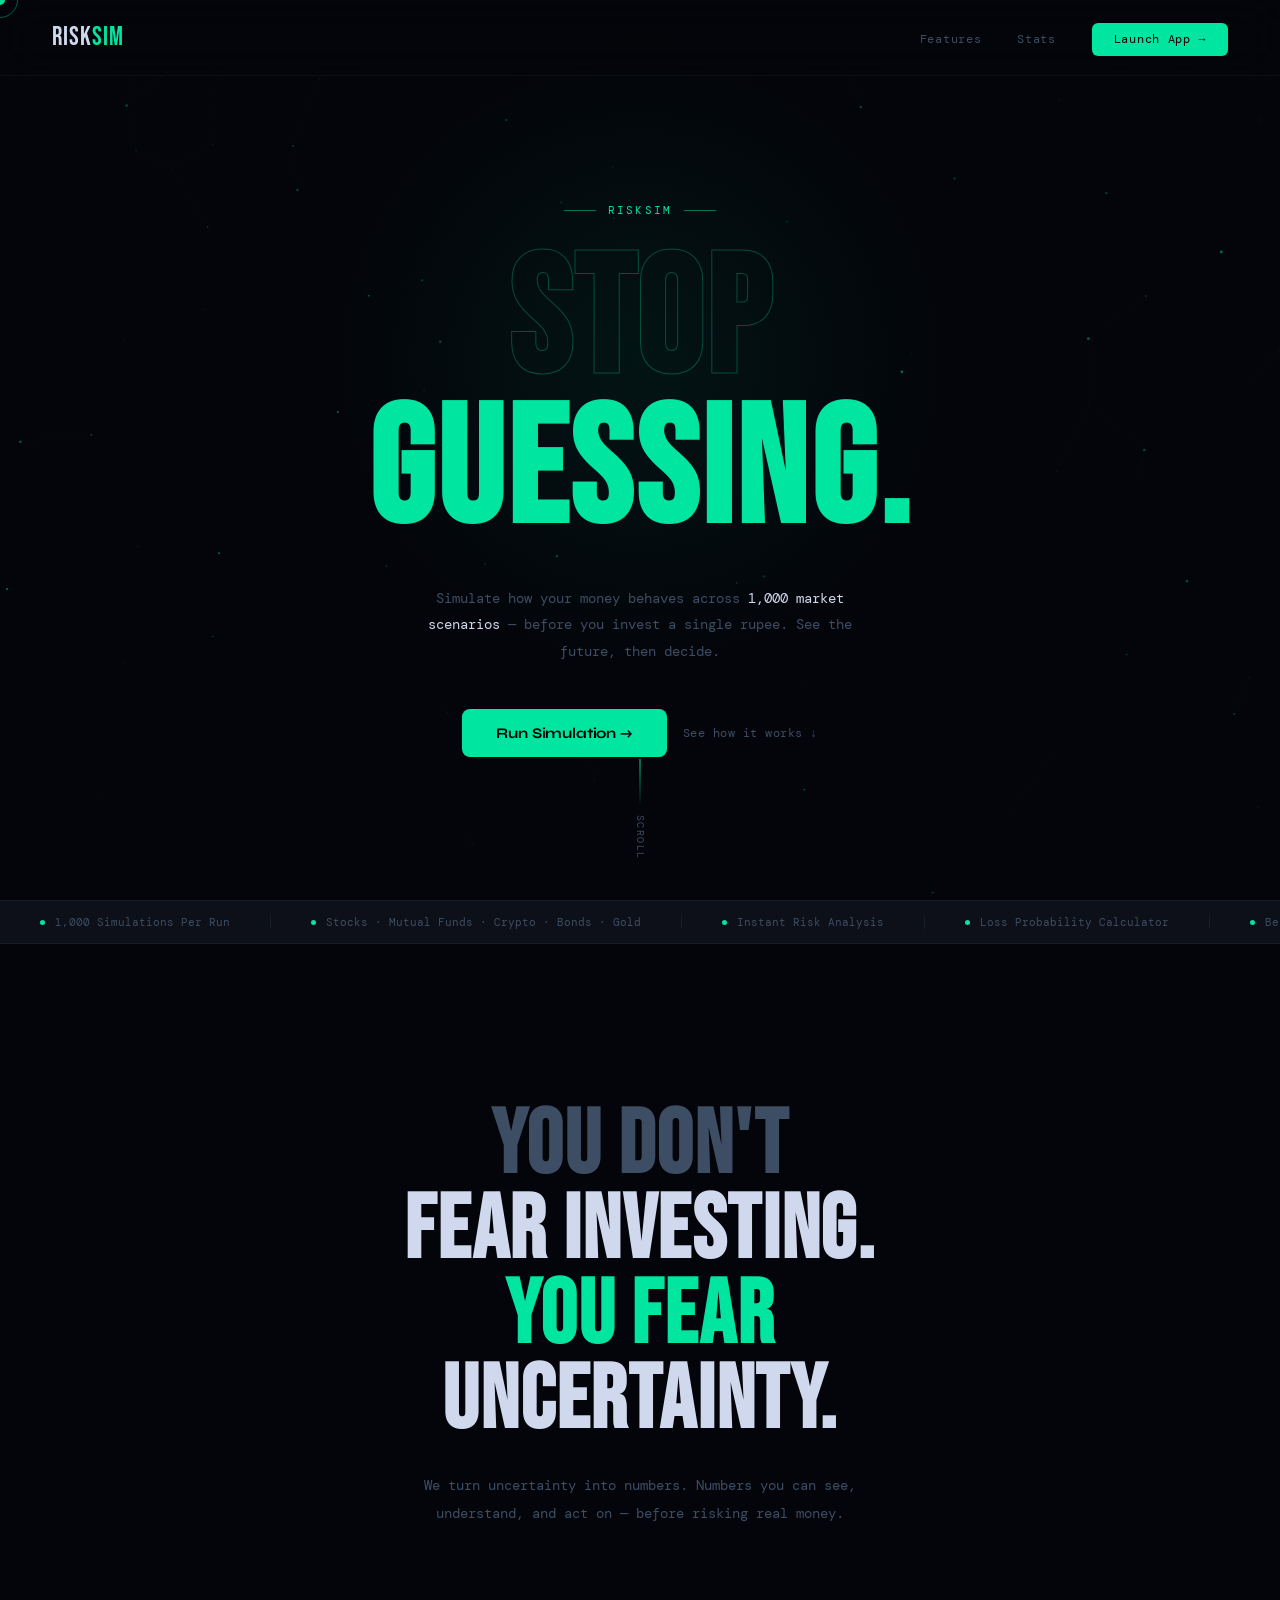
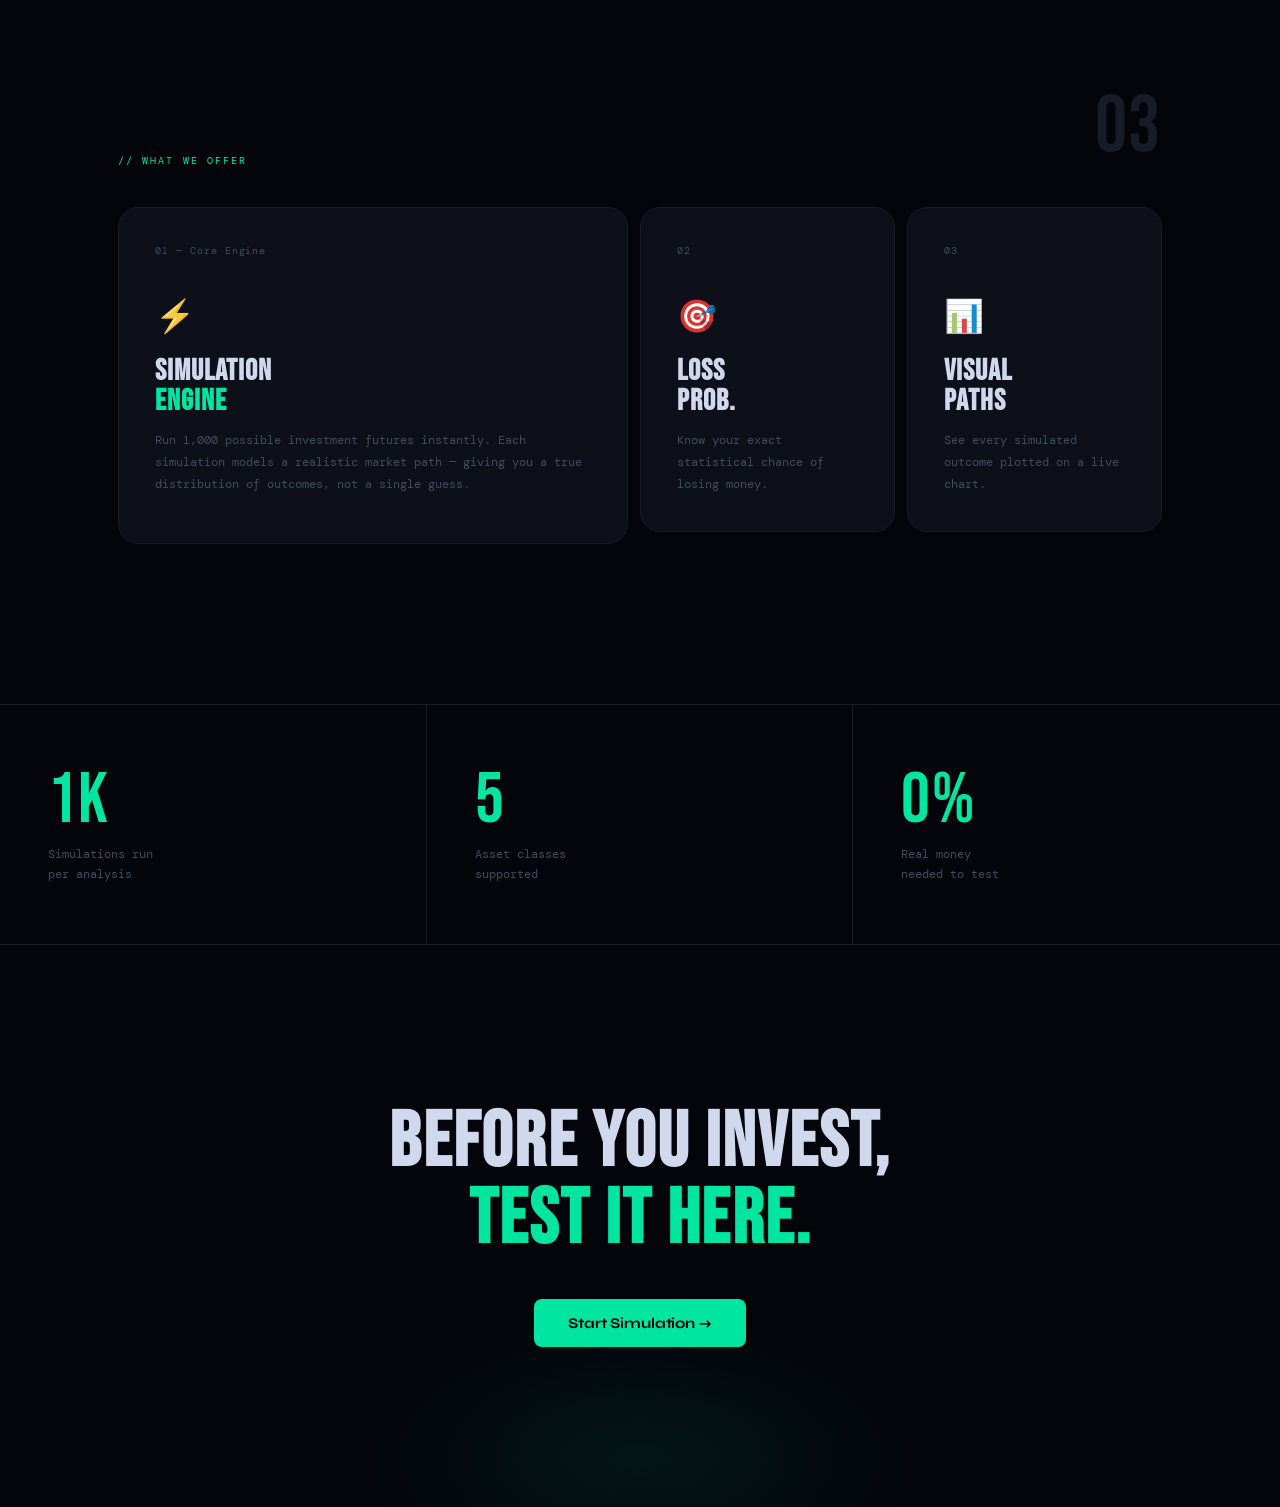
<file: templates/index.html>
<!DOCTYPE html>
<html lang="en">
<head>
<meta charset="UTF-8"/>
<meta name="viewport" content="width=device-width, initial-scale=1.0"/>
<title>RiskSim — Know Before You Invest</title>
<link rel="preconnect" href="https://fonts.googleapis.com"/>
<link href="https://fonts.googleapis.com/css2?family=Bebas+Neue&family=DM+Mono:wght@300;400;500&family=Syne:wght@400;600;700;800&display=swap" rel="stylesheet"/>
<style>
*, *::before, *::after { box-sizing: border-box; margin: 0; padding: 0; }

:root {
  --bg: #04050a;
  --card: #0d1018;
  --border: #161d28;
  --accent: #00e5a0;
  --red: #ff4d6d;
  --yellow: #f5c518;
  --text: #cfd8ec;
  --muted: #3d4d63;
  --font-head: 'Bebas Neue', sans-serif;
  --font-body: 'Syne', sans-serif;
  --font-mono: 'DM Mono', monospace;
}

html { scroll-behavior: smooth; }

body {
  background: var(--bg);
  color: var(--text);
  font-family: var(--font-body);
  overflow-x: hidden;
  cursor: none;
}

/* ── Custom cursor ── */
.cursor {
  position: fixed;
  width: 10px; height: 10px;
  background: var(--accent);
  border-radius: 50%;
  pointer-events: none;
  z-index: 9999;
  transform: translate(-50%, -50%);
  transition: transform 0.1s, width 0.2s, height 0.2s, opacity 0.2s;
  mix-blend-mode: difference;
}

.cursor-ring {
  position: fixed;
  width: 36px; height: 36px;
  border: 1px solid rgba(0,229,160,0.4);
  border-radius: 50%;
  pointer-events: none;
  z-index: 9998;
  transform: translate(-50%, -50%);
  transition: transform 0.12s ease, width 0.25s, height 0.25s;
}

body:hover .cursor { opacity: 1; }

/* ── Particle canvas ── */
#particle-canvas {
  position: fixed;
  inset: 0;
  z-index: 0;
  pointer-events: none;
}

/* ── NAVBAR ── */
nav {
  position: fixed;
  top: 0; left: 0; right: 0;
  z-index: 100;
  display: flex;
  align-items: center;
  justify-content: space-between;
  padding: 22px 52px;
  background: rgba(4,5,10,0.6);
  backdrop-filter: blur(20px);
  border-bottom: 1px solid rgba(255,255,255,0.04);
}

.logo {
  font-family: var(--font-head);
  font-size: 1.6rem;
  letter-spacing: 0.04em;
  color: var(--text);
}

.logo em {
  font-style: normal;
  color: var(--accent);
}

.nav-links {
  display: flex;
  align-items: center;
  gap: 36px;
  list-style: none;
}

.nav-links a {
  font-family: var(--font-mono);
  font-size: 0.72rem;
  color: var(--muted);
  text-decoration: none;
  letter-spacing: 0.06em;
  transition: color 0.2s;
}

.nav-links a:hover { color: var(--accent); }

.nav-cta {
  font-family: var(--font-mono);
  font-size: 0.72rem;
  color: #000 !important;
  background: var(--accent);
  padding: 9px 22px;
  border-radius: 6px;
  letter-spacing: 0.04em;
  transition: box-shadow 0.2s, transform 0.15s !important;
}

.nav-cta:hover {
  box-shadow: 0 0 20px rgba(0,229,160,0.4) !important;
  transform: translateY(-1px);
  color: #000 !important;
}

/* ── HERO ── */
.hero {
  position: relative;
  z-index: 5;
  min-height: 100vh;
  display: flex;
  flex-direction: column;
  align-items: center;
  justify-content: center;
  text-align: center;
  padding: 140px 24px 80px;
  overflow: hidden;
}

/* Animated radial glow */
.hero-glow {
  position: absolute;
  top: 40%; left: 50%;
  transform: translate(-50%, -50%);
  width: 700px; height: 700px;
  background: radial-gradient(circle, rgba(0,229,160,0.07) 0%, transparent 65%);
  border-radius: 50%;
  animation: breathe 6s ease-in-out infinite;
  pointer-events: none;
}

@keyframes breathe {
  0%, 100% { transform: translate(-50%, -50%) scale(1); opacity: 0.7; }
  50% { transform: translate(-50%, -50%) scale(1.15); opacity: 1; }
}

.hero-tag {
  font-family: var(--font-mono);
  font-size: 0.68rem;
  color: var(--accent);
  letter-spacing: 0.2em;
  text-transform: uppercase;
  margin-bottom: 32px;
  display: flex;
  align-items: center;
  justify-content: center;
  gap: 12px;
  opacity: 0;
  animation: slideDown 0.7s 0.2s ease forwards;
}

.hero-tag::before, .hero-tag::after {
  content: '';
  width: 32px; height: 1px;
  background: var(--accent);
  opacity: 0.5;
}

.hero h1 {
  font-family: var(--font-head);
  font-size: clamp(5rem, 13vw, 13rem);
  line-height: 0.9;
  letter-spacing: 0.02em;
  margin-bottom: 0;
  opacity: 0;
  animation: slideUp 0.8s 0.35s ease forwards;
}

.hero h1 .line-2 {
  color: var(--accent);
  display: block;
  -webkit-text-stroke: 0px;
}

.hero h1 .outline {
  -webkit-text-stroke: 1px rgba(0,229,160,0.3);
  color: transparent;
}

.hero-sub {
  font-family: var(--font-mono);
  font-size: 0.88rem;
  color: var(--muted);
  line-height: 1.9;
  max-width: 480px;
  margin: 36px auto 44px;
  opacity: 0;
  animation: slideUp 0.8s 0.55s ease forwards;
}

.hero-sub strong { color: var(--text); font-weight: 400; }

.hero-btns {
  display: flex;
  align-items: center;
  gap: 16px;
  justify-content: center;
  opacity: 0;
  animation: slideUp 0.8s 0.7s ease forwards;
}

.btn-primary {
  display: inline-flex;
  align-items: center;
  gap: 10px;
  background: var(--accent);
  color: #000;
  font-family: var(--font-body);
  font-weight: 700;
  font-size: 0.92rem;
  padding: 15px 34px;
  border-radius: 8px;
  text-decoration: none;
  transition: transform 0.15s, box-shadow 0.2s;
  letter-spacing: -0.01em;
}

.btn-primary:hover {
  transform: translateY(-3px);
  box-shadow: 0 16px 40px rgba(0,229,160,0.35);
}

.btn-ghost {
  font-family: var(--font-mono);
  font-size: 0.75rem;
  color: var(--muted);
  text-decoration: none;
  display: flex;
  align-items: center;
  gap: 6px;
  letter-spacing: 0.04em;
  transition: color 0.2s;
}

.btn-ghost:hover { color: var(--text); }

/* Scroll indicator */
.scroll-hint {
  position: absolute;
  bottom: 40px;
  left: 50%;
  transform: translateX(-50%);
  display: flex;
  flex-direction: column;
  align-items: center;
  gap: 8px;
  opacity: 0;
  animation: fadeIn 1s 1.2s ease forwards;
}

.scroll-line {
  width: 1px;
  height: 48px;
  background: linear-gradient(to bottom, var(--accent), transparent);
  animation: scrollPulse 2s ease-in-out infinite;
}

@keyframes scrollPulse {
  0%, 100% { opacity: 0.3; transform: scaleY(1); }
  50% { opacity: 1; transform: scaleY(1.1); }
}

.scroll-label {
  font-family: var(--font-mono);
  font-size: 0.6rem;
  color: var(--muted);
  letter-spacing: 0.15em;
  text-transform: uppercase;
  writing-mode: vertical-rl;
}

/* ── TICKER ── */
.ticker-wrap {
  position: relative;
  z-index: 5;
  overflow: hidden;
  border-top: 1px solid var(--border);
  border-bottom: 1px solid var(--border);
  background: var(--card);
  padding: 14px 0;
}

.ticker {
  display: flex;
  gap: 0;
  animation: ticker 25s linear infinite;
  white-space: nowrap;
}

.ticker-item {
  display: flex;
  align-items: center;
  gap: 10px;
  padding: 0 40px;
  font-family: var(--font-mono);
  font-size: 0.7rem;
  color: var(--muted);
  border-right: 1px solid var(--border);
  flex-shrink: 0;
}

.ticker-item .dot {
  width: 5px; height: 5px;
  background: var(--accent);
  border-radius: 50%;
}

@keyframes ticker {
  0% { transform: translateX(0); }
  100% { transform: translateX(-50%); }
}

/* ── CORE MESSAGE ── */
.core {
  position: relative;
  z-index: 5;
  padding: 160px 48px;
  text-align: center;
  overflow: hidden;
}

.core-inner {
  max-width: 900px;
  margin: 0 auto;
}

.core h2 {
  font-family: var(--font-head);
  font-size: clamp(3rem, 7vw, 7rem);
  line-height: 0.95;
  letter-spacing: 0.02em;
  margin-bottom: 28px;
}

.core h2 .accent { color: var(--accent); }
.core h2 .dim { color: var(--muted); }

.core p {
  font-family: var(--font-mono);
  font-size: 0.85rem;
  color: var(--muted);
  line-height: 2;
  max-width: 500px;
  margin: 0 auto;
}

/* ── FEATURES ── */
.features {
  position: relative;
  z-index: 5;
  padding: 0 48px 160px;
  max-width: 1140px;
  margin: 0 auto;
}

.features-header {
  display: flex;
  align-items: flex-end;
  justify-content: space-between;
  margin-bottom: 40px;
}

.features-label {
  font-family: var(--font-mono);
  font-size: 0.65rem;
  color: var(--accent);
  letter-spacing: 0.2em;
  text-transform: uppercase;
}

.features-count {
  font-family: var(--font-head);
  font-size: 5rem;
  color: var(--border);
  line-height: 1;
  letter-spacing: 0.02em;
}

.feat-grid {
  display: grid;
  grid-template-columns: 2fr 1fr 1fr;
  grid-template-rows: auto auto;
  gap: 12px;
}

.feat {
  background: var(--card);
  border: 1px solid var(--border);
  border-radius: 20px;
  padding: 36px;
  position: relative;
  overflow: hidden;
  transition: border-color 0.3s, transform 0.3s;
}

.feat:hover {
  border-color: rgba(0,229,160,0.2);
  transform: translateY(-4px);
}

/* Hover glow */
.feat::after {
  content: '';
  position: absolute;
  inset: 0;
  background: radial-gradient(circle at var(--mx, 50%) var(--my, 50%), rgba(0,229,160,0.06), transparent 60%);
  opacity: 0;
  transition: opacity 0.3s;
  pointer-events: none;
  border-radius: inherit;
}

.feat:hover::after { opacity: 1; }

.feat.large { grid-row: span 2; }

.feat-num {
  font-family: var(--font-mono);
  font-size: 0.6rem;
  color: var(--muted);
  letter-spacing: 0.1em;
  margin-bottom: 40px;
}

.feat-icon {
  font-size: 2rem;
  margin-bottom: 20px;
  display: block;
  filter: grayscale(0.2);
}

.feat h3 {
  font-family: var(--font-head);
  font-size: 1.9rem;
  letter-spacing: 0.03em;
  margin-bottom: 12px;
  line-height: 1;
}

.feat p {
  font-family: var(--font-mono);
  font-size: 0.73rem;
  color: var(--muted);
  line-height: 1.9;
}

.feat-accent { color: var(--accent); }

/* ── STATS ROW ── */
.stats-section {
  position: relative;
  z-index: 5;
  display: grid;
  grid-template-columns: repeat(3, 1fr);
  border-top: 1px solid var(--border);
  border-bottom: 1px solid var(--border);
  margin-bottom: 0;
}

.stat-block {
  padding: 60px 48px;
  border-right: 1px solid var(--border);
  position: relative;
  overflow: hidden;
}

.stat-block:last-child { border-right: none; }

.stat-block::before {
  content: '';
  position: absolute;
  bottom: 0; left: 0; right: 0;
  height: 2px;
  background: var(--accent);
  transform: scaleX(0);
  transform-origin: left;
  transition: transform 0.5s ease;
}

.stat-block:hover::before { transform: scaleX(1); }

.stat-num {
  font-family: var(--font-head);
  font-size: 4.5rem;
  color: var(--accent);
  letter-spacing: 0.02em;
  line-height: 1;
  margin-bottom: 8px;
}

.stat-desc {
  font-family: var(--font-mono);
  font-size: 0.72rem;
  color: var(--muted);
  line-height: 1.7;
}

/* ── FINAL CTA ── */
.final {
  position: relative;
  z-index: 5;
  padding: 160px 48px;
  text-align: center;
  overflow: hidden;
}

.final-glow {
  position: absolute;
  bottom: -100px; left: 50%;
  transform: translateX(-50%);
  width: 600px; height: 300px;
  background: radial-gradient(ellipse, rgba(0,229,160,0.08), transparent 70%);
  pointer-events: none;
}

.final h2 {
  font-family: var(--font-head);
  font-size: clamp(3rem, 6vw, 6rem);
  letter-spacing: 0.03em;
  line-height: 1;
  margin-bottom: 40px;
}

.final h2 span { color: var(--accent); }

/* ── ANIMATIONS ── */
@keyframes slideUp {
  from { opacity: 0; transform: translateY(30px); }
  to   { opacity: 1; transform: translateY(0); }
}

@keyframes slideDown {
  from { opacity: 0; transform: translateY(-16px); }
  to   { opacity: 1; transform: translateY(0); }
}

@keyframes fadeIn {
  to { opacity: 1; }
}

/* Scroll reveal */
.reveal {
  opacity: 0;
  transform: translateY(40px);
  transition: opacity 0.7s ease, transform 0.7s ease;
}

.reveal.visible {
  opacity: 1;
  transform: translateY(0);
}

/* ── RESPONSIVE ── */
@media (max-width: 900px) {
  nav { padding: 18px 24px; }
  .nav-links { display: none; }
  .hero { padding: 120px 24px 80px; }
  .core, .final { padding: 80px 24px; }
  .features { padding: 0 24px 80px; }
  .feat-grid { grid-template-columns: 1fr; }
  .feat.large { grid-row: span 1; }
  .stats-section { grid-template-columns: 1fr; }
  .stat-block { border-right: none; border-bottom: 1px solid var(--border); }
}
</style>
</head>
<body>

<!-- Custom cursor -->
<div class="cursor" id="cursor"></div>
<div class="cursor-ring" id="cursor-ring"></div>

<!-- Particle canvas -->
<canvas id="particle-canvas"></canvas>

<!-- NAVBAR -->
<nav>
  <div class="logo">Risk<em>Sim</em></div>
  <ul class="nav-links">
    <li><a href="#features">Features</a></li>
    <li><a href="#stats">Stats</a></li>
    <li><a href="/app" class="nav-cta">Launch App →</a></li>
  </ul>
</nav>

<!-- HERO -->
<section class="hero">
  <div class="hero-glow"></div>

  <div class="hero-tag">RiskSim</div>

  <h1>
    <span class="outline">STOP</span>
    <span class="line-2">GUESSING.</span>
  </h1>

  <p class="hero-sub">
    Simulate how your money behaves across <strong>1,000 market scenarios</strong> — before you invest a single rupee. See the future, then decide.
  </p>

  <div class="hero-btns">
    <a href="/app" class="btn-primary">Run Simulation →</a>
    <a href="#features" class="btn-ghost">See how it works ↓</a>
  </div>

  <div class="scroll-hint">
    <div class="scroll-line"></div>
    <span class="scroll-label">Scroll</span>
  </div>
</section>

<!-- TICKER -->
<div class="ticker-wrap">
  <div class="ticker" id="ticker">
    <!-- Duplicated for seamless loop -->
    <div class="ticker-item"><div class="dot"></div>1,000 Simulations Per Run</div>
    <div class="ticker-item"><div class="dot"></div>Stocks · Mutual Funds · Crypto · Bonds · Gold</div>
    <div class="ticker-item"><div class="dot"></div>Instant Risk Analysis</div>
    <div class="ticker-item"><div class="dot"></div>Loss Probability Calculator</div>
    <div class="ticker-item"><div class="dot"></div>Best · Worst · Average Outcomes</div>
    <div class="ticker-item"><div class="dot"></div>Visual Scenario Paths</div>
    <div class="ticker-item"><div class="dot"></div>1,000 Simulations Per Run</div>
    <div class="ticker-item"><div class="dot"></div>Stocks · Mutual Funds · Crypto · Bonds · Gold</div>
    <div class="ticker-item"><div class="dot"></div>Instant Risk Analysis</div>
    <div class="ticker-item"><div class="dot"></div>Loss Probability Calculator</div>
    <div class="ticker-item"><div class="dot"></div>Best · Worst · Average Outcomes</div>
    <div class="ticker-item"><div class="dot"></div>Visual Scenario Paths</div>
  </div>
</div>

<!-- CORE MESSAGE -->
<section class="core">
  <div class="core-inner reveal">
    <h2>
      <span class="dim">YOU DON'T</span><br/>
      <span>FEAR INVESTING.</span><br/>
      <span class="accent">YOU FEAR</span><br/>
      <span>UNCERTAINTY.</span>
    </h2>
    <p>We turn uncertainty into numbers. Numbers you can see, understand, and act on — before risking real money.</p>
  </div>
</section>

<!-- FEATURES -->
<section class="features" id="features">
  <div class="features-header reveal">
    <div>
      <div class="features-label">// What we offer</div>
    </div>
    <div class="features-count">03</div>
  </div>

  <div class="feat-grid">
    <div class="feat large reveal">
      <div class="feat-num">01 — Core Engine</div>
      <span class="feat-icon">⚡</span>
      <h3>SIMULATION<br/><span class="feat-accent">ENGINE</span></h3>
      <p>Run 1,000 possible investment futures instantly. Each simulation models a realistic market path — giving you a true distribution of outcomes, not a single guess.</p>
    </div>
    <div class="feat reveal" style="transition-delay:0.1s">
      <div class="feat-num">02</div>
      <span class="feat-icon">🎯</span>
      <h3>LOSS<br/>PROB.</h3>
      <p>Know your exact statistical chance of losing money.</p>
    </div>
    <div class="feat reveal" style="transition-delay:0.15s">
      <div class="feat-num">03</div>
      <span class="feat-icon">📊</span>
      <h3>VISUAL<br/>PATHS</h3>
      <p>See every simulated outcome plotted on a live chart.</p>
    </div>
  </div>
</section>

<!-- STATS -->
<section class="stats-section" id="stats">
  <div class="stat-block reveal">
    <div class="stat-num">1K</div>
    <div class="stat-desc">Simulations run<br/>per analysis</div>
  </div>
  <div class="stat-block reveal" style="transition-delay:0.1s">
    <div class="stat-num">5</div>
    <div class="stat-desc">Asset classes<br/>supported</div>
  </div>
  <div class="stat-block reveal" style="transition-delay:0.2s">
    <div class="stat-num">0%</div>
    <div class="stat-desc">Real money<br/>needed to test</div>
  </div>
</section>

<!-- FINAL CTA -->
<section class="final">
  <div class="final-glow"></div>
  <h2 class="reveal">BEFORE YOU INVEST,<br/><span>TEST IT HERE.</span></h2>
  <a href="/app" class="btn-primary reveal" style="transition-delay:0.15s">Start Simulation →</a>
</section>

<script>
// ── Custom cursor
const cursor = document.getElementById('cursor');
const ring   = document.getElementById('cursor-ring');
let mx = 0, my = 0, rx = 0, ry = 0;

document.addEventListener('mousemove', e => {
  mx = e.clientX; my = e.clientY;
  cursor.style.left = mx + 'px';
  cursor.style.top  = my + 'px';
});

function animateRing() {
  rx += (mx - rx) * 0.12;
  ry += (my - ry) * 0.12;
  ring.style.left = rx + 'px';
  ring.style.top  = ry + 'px';
  requestAnimationFrame(animateRing);
}
animateRing();

document.querySelectorAll('a, button').forEach(el => {
  el.addEventListener('mouseenter', () => {
    cursor.style.width  = '20px';
    cursor.style.height = '20px';
    ring.style.width  = '56px';
    ring.style.height = '56px';
  });
  el.addEventListener('mouseleave', () => {
    cursor.style.width  = '10px';
    cursor.style.height = '10px';
    ring.style.width  = '36px';
    ring.style.height = '36px';
  });
});

// ── Particle system
const canvas = document.getElementById('particle-canvas');
const ctx    = canvas.getContext('2d');
let W, H, particles = [];

function resize() {
  W = canvas.width  = window.innerWidth;
  H = canvas.height = window.innerHeight;
}
resize();
window.addEventListener('resize', resize);

class Particle {
  constructor() { this.reset(); }
  reset() {
    this.x  = Math.random() * W;
    this.y  = Math.random() * H;
    this.vx = (Math.random() - 0.5) * 0.3;
    this.vy = (Math.random() - 0.5) * 0.3;
    this.r  = Math.random() * 1.2 + 0.3;
    this.a  = Math.random() * 0.4 + 0.05;
  }
  update() {
    this.x += this.vx;
    this.y += this.vy;
    if (this.x < 0 || this.x > W || this.y < 0 || this.y > H) this.reset();
  }
  draw() {
    ctx.beginPath();
    ctx.arc(this.x, this.y, this.r, 0, Math.PI * 2);
    ctx.fillStyle = `rgba(0,229,160,${this.a})`;
    ctx.fill();
  }
}

for (let i = 0; i < 80; i++) particles.push(new Particle());

function drawLines() {
  for (let i = 0; i < particles.length; i++) {
    for (let j = i + 1; j < particles.length; j++) {
      const dx = particles[i].x - particles[j].x;
      const dy = particles[i].y - particles[j].y;
      const dist = Math.sqrt(dx*dx + dy*dy);
      if (dist < 120) {
        ctx.beginPath();
        ctx.moveTo(particles[i].x, particles[i].y);
        ctx.lineTo(particles[j].x, particles[j].y);
        ctx.strokeStyle = `rgba(0,229,160,${0.06 * (1 - dist/120)})`;
        ctx.lineWidth = 0.5;
        ctx.stroke();
      }
    }
  }
}

function loop() {
  ctx.clearRect(0, 0, W, H);
  particles.forEach(p => { p.update(); p.draw(); });
  drawLines();
  requestAnimationFrame(loop);
}
loop();

// ── Scroll reveal
const reveals = document.querySelectorAll('.reveal');
const observer = new IntersectionObserver(entries => {
  entries.forEach(e => {
    if (e.isIntersecting) {
      e.target.classList.add('visible');
      observer.unobserve(e.target);
    }
  });
}, { threshold: 0.15 });

reveals.forEach(el => observer.observe(el));

// ── Feature card mouse glow
document.querySelectorAll('.feat').forEach(card => {
  card.addEventListener('mousemove', e => {
    const rect = card.getBoundingClientRect();
    const x = ((e.clientX - rect.left) / rect.width * 100).toFixed(1) + '%';
    const y = ((e.clientY - rect.top)  / rect.height * 100).toFixed(1) + '%';
    card.style.setProperty('--mx', x);
    card.style.setProperty('--my', y);
  });
});
</script>
</body>
</html>
</file>
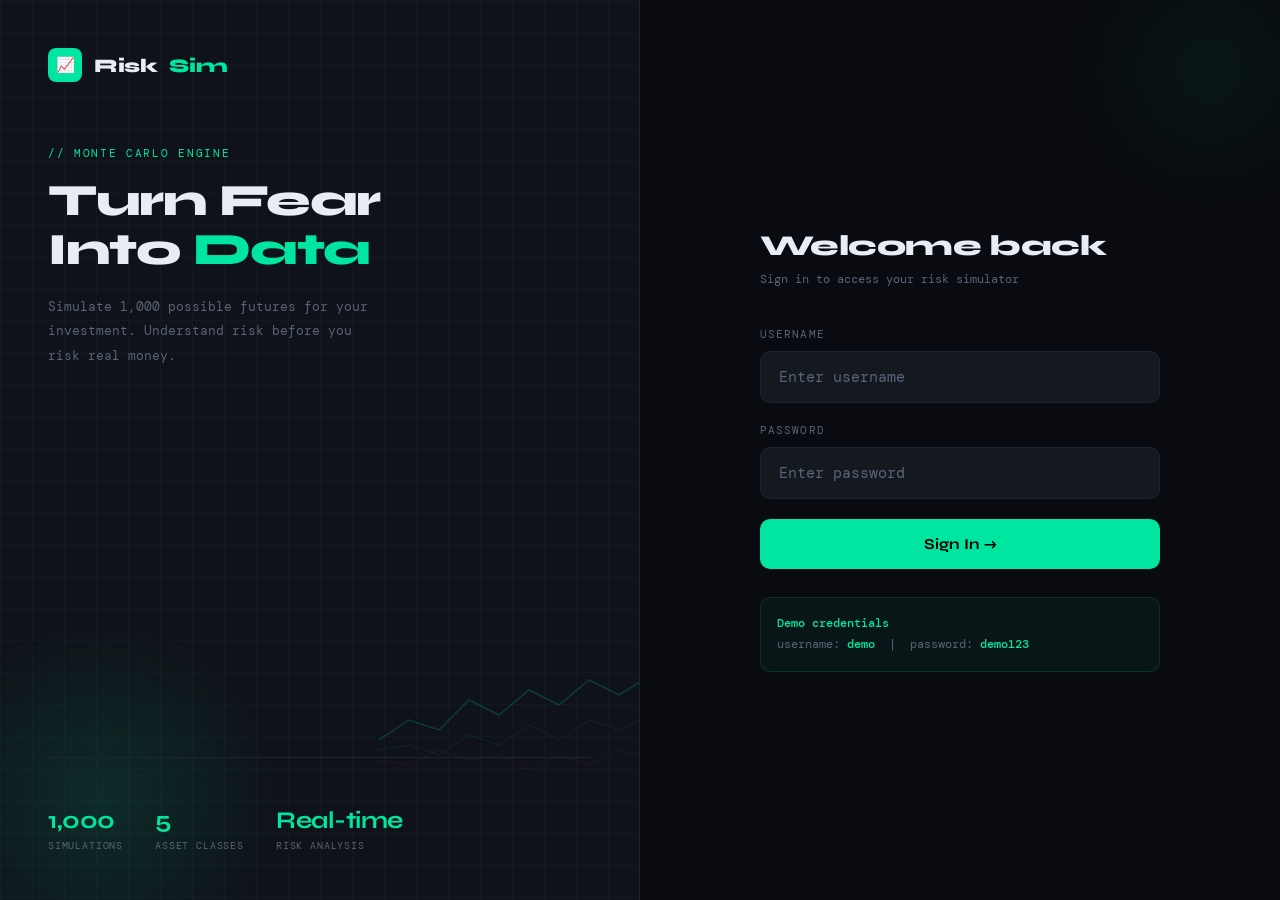
<file: templates/login.html>
<!DOCTYPE html>
<html lang="en">
<head>
<meta charset="UTF-8"/>
<meta name="viewport" content="width=device-width, initial-scale=1.0"/>
<title>RiskSim — Login</title>
<link rel="preconnect" href="https://fonts.googleapis.com"/>
<link href="https://fonts.googleapis.com/css2?family=Syne:wght@400;600;700;800&family=DM+Mono:wght@300;400;500&display=swap" rel="stylesheet"/>
<style>
  :root {
    --bg: #090b10;
    --surface: #0f1218;
    --card: #141920;
    --border: #1e2530;
    --accent: #00e5a0;
    --accent2: #ff4d6d;
    --text: #e8edf5;
    --muted: #5a6478;
    --font-display: 'Syne', sans-serif;
    --font-mono: 'DM Mono', monospace;
  }

  *, *::before, *::after { box-sizing: border-box; margin: 0; padding: 0; }

  body {
    background: var(--bg);
    color: var(--text);
    font-family: var(--font-display);
    min-height: 100vh;
    display: grid;
    grid-template-columns: 1fr 1fr;
    overflow: hidden;
  }

  /* ── Left Panel ── */
  .left {
    position: relative;
    background: var(--surface);
    border-right: 1px solid var(--border);
    display: flex;
    flex-direction: column;
    justify-content: space-between;
    padding: 48px;
    overflow: hidden;
  }

  /* Animated grid */
  .left::before {
    content: '';
    position: absolute;
    inset: 0;
    background-image:
      linear-gradient(rgba(0,229,160,0.04) 1px, transparent 1px),
      linear-gradient(90deg, rgba(0,229,160,0.04) 1px, transparent 1px);
    background-size: 32px 32px;
    animation: gridMove 20s linear infinite;
  }

  @keyframes gridMove {
    0% { background-position: 0 0; }
    100% { background-position: 32px 32px; }
  }

  /* Glow orb */
  .left::after {
    content: '';
    position: absolute;
    bottom: -100px; left: -100px;
    width: 400px; height: 400px;
    background: radial-gradient(circle, rgba(0,229,160,0.12), transparent 65%);
    border-radius: 50%;
    pointer-events: none;
  }

  .left-top {
    position: relative;
    z-index: 2;
  }

  .logo {
    display: flex;
    align-items: center;
    gap: 12px;
    font-size: 1.2rem;
    font-weight: 800;
    letter-spacing: -0.02em;
    margin-bottom: 64px;
  }

  .logo-icon {
    width: 34px; height: 34px;
    background: var(--accent);
    border-radius: 8px;
    display: flex; align-items: center; justify-content: center;
    font-size: 0.95rem;
  }

  .logo span { color: var(--accent); }

  .left-headline {
    position: relative;
    z-index: 2;
  }

  .left-tag {
    font-family: var(--font-mono);
    font-size: 0.7rem;
    color: var(--accent);
    letter-spacing: 0.15em;
    text-transform: uppercase;
    margin-bottom: 16px;
  }

  .left-headline h1 {
    font-size: clamp(2rem, 3.5vw, 3rem);
    font-weight: 800;
    line-height: 1.1;
    letter-spacing: -0.03em;
    margin-bottom: 20px;
  }

  .left-headline h1 em {
    font-style: normal;
    color: var(--accent);
  }

  .left-headline p {
    font-family: var(--font-mono);
    font-size: 0.82rem;
    color: var(--muted);
    line-height: 1.9;
    max-width: 340px;
  }

  /* Stat ticker */
  .stats-row {
    position: relative;
    z-index: 2;
    display: flex;
    gap: 32px;
    padding-top: 48px;
    border-top: 1px solid var(--border);
  }

  .stat {
    display: flex;
    flex-direction: column;
    gap: 4px;
  }

  .stat-val {
    font-size: 1.5rem;
    font-weight: 700;
    color: var(--accent);
    letter-spacing: -0.02em;
  }

  .stat-label {
    font-family: var(--font-mono);
    font-size: 0.65rem;
    color: var(--muted);
    letter-spacing: 0.08em;
    text-transform: uppercase;
  }

  /* Floating sim lines */
  .sim-lines {
    position: absolute;
    bottom: 120px; right: -20px;
    width: 280px; height: 120px;
    opacity: 0.25;
    z-index: 1;
  }

  .sim-lines svg { width: 100%; height: 100%; }

  /* ── Right Panel ── */
  .right {
    display: flex;
    align-items: center;
    justify-content: center;
    padding: 48px;
    position: relative;
  }

  .right::before {
    content: '';
    position: absolute;
    top: -80px; right: -80px;
    width: 300px; height: 300px;
    background: radial-gradient(circle, rgba(0,229,160,0.05), transparent 65%);
    border-radius: 50%;
    pointer-events: none;
  }

  .login-box {
    width: 100%;
    max-width: 400px;
    animation: fadeUp 0.6s ease both;
  }

  @keyframes fadeUp {
    from { opacity: 0; transform: translateY(20px); }
    to   { opacity: 1; transform: translateY(0); }
  }

  .login-header {
    margin-bottom: 40px;
  }

  .login-header h2 {
    font-size: 1.8rem;
    font-weight: 800;
    letter-spacing: -0.02em;
    margin-bottom: 8px;
  }

  .login-header p {
    font-family: var(--font-mono);
    font-size: 0.78rem;
    color: var(--muted);
  }

  .field {
    margin-bottom: 20px;
  }

  label {
    display: block;
    font-family: var(--font-mono);
    font-size: 0.68rem;
    color: var(--muted);
    letter-spacing: 0.1em;
    text-transform: uppercase;
    margin-bottom: 10px;
  }

  input {
    width: 100%;
    background: var(--card);
    border: 1px solid var(--border);
    border-radius: 10px;
    padding: 15px 18px;
    color: var(--text);
    font-family: var(--font-mono);
    font-size: 0.95rem;
    outline: none;
    transition: border-color 0.2s, box-shadow 0.2s;
  }

  input:focus {
    border-color: var(--accent);
    box-shadow: 0 0 0 3px rgba(0,229,160,0.1);
  }

  input::placeholder { color: var(--muted); }

  .login-btn {
    width: 100%;
    margin-top: 8px;
    padding: 16px;
    background: var(--accent);
    color: #000;
    border: none;
    border-radius: 10px;
    font-family: var(--font-display);
    font-size: 0.95rem;
    font-weight: 700;
    cursor: pointer;
    transition: transform 0.15s, box-shadow 0.2s;
    display: flex;
    align-items: center;
    justify-content: center;
    gap: 8px;
  }

  .login-btn:hover {
    transform: translateY(-2px);
    box-shadow: 0 8px 24px rgba(0,229,160,0.3);
  }

  .login-btn:active { transform: translateY(0); }

  .login-btn.loading {
    background: var(--border);
    color: var(--muted);
    cursor: wait;
  }

  .spinner {
    width: 16px; height: 16px;
    border: 2px solid var(--muted);
    border-top-color: var(--accent);
    border-radius: 50%;
    animation: spin 0.7s linear infinite;
    display: none;
  }

  .login-btn.loading .spinner { display: block; }
  .login-btn.loading .btn-text { display: none; }

  @keyframes spin { to { transform: rotate(360deg); } }

  /* Error message */
  .error-msg {
    display: none;
    background: rgba(255,77,109,0.1);
    border: 1px solid rgba(255,77,109,0.3);
    border-radius: 8px;
    padding: 12px 16px;
    font-family: var(--font-mono);
    font-size: 0.78rem;
    color: var(--accent2);
    margin-bottom: 20px;
    animation: fadeUp 0.3s ease both;
  }

  .error-msg.show { display: block; }

  /* Demo hint */
  .demo-hint {
    margin-top: 28px;
    padding: 16px;
    background: rgba(0,229,160,0.05);
    border: 1px solid rgba(0,229,160,0.15);
    border-radius: 10px;
    font-family: var(--font-mono);
    font-size: 0.72rem;
    color: var(--muted);
    line-height: 1.8;
  }

  .demo-hint strong {
    color: var(--accent);
    font-weight: 500;
  }

  /* Responsive */
  @media (max-width: 768px) {
    body { grid-template-columns: 1fr; }
    .left { display: none; }
    .right { padding: 32px 24px; }
  }
</style>
</head>
<body>

<!-- Left Panel -->
<div class="left">
  <div class="left-top">
    <div class="logo">
      <div class="logo-icon">📈</div>
      Risk<span>Sim</span>
    </div>

    <div class="left-headline">
      <div class="left-tag">// Monte Carlo Engine</div>
      <h1>Turn Fear<br/>Into <em>Data</em></h1>
      <p>Simulate 1,000 possible futures for your investment. Understand risk before you risk real money.</p>
    </div>
  </div>

  <!-- Decorative sim lines -->
  <div class="sim-lines">
    <svg viewBox="0 0 280 120" fill="none" xmlns="http://www.w3.org/2000/svg">
      <polyline points="0,80 30,60 60,70 90,40 120,55 150,30 180,45 210,20 240,35 280,10" stroke="#00e5a0" stroke-width="1.5" opacity="0.8"/>
      <polyline points="0,90 30,85 60,95 90,75 120,85 150,65 180,80 210,60 240,70 280,50" stroke="#00e5a0" stroke-width="1" opacity="0.4"/>
      <polyline points="0,100 30,105 60,90 90,100 120,95 150,110 180,95 210,105 240,90 280,100" stroke="#ff4d6d" stroke-width="1" opacity="0.4"/>
    </svg>
  </div>

  <div class="stats-row">
    <div class="stat">
      <div class="stat-val">1,000</div>
      <div class="stat-label">Simulations</div>
    </div>
    <div class="stat">
      <div class="stat-val">5</div>
      <div class="stat-label">Asset Classes</div>
    </div>
    <div class="stat">
      <div class="stat-val">Real-time</div>
      <div class="stat-label">Risk Analysis</div>
    </div>
  </div>
</div>

<!-- Right Panel -->
<div class="right">
  <div class="login-box">
    <div class="login-header">
      <h2>Welcome back</h2>
      <p>Sign in to access your risk simulator</p>
    </div>

    <div class="error-msg" id="error-msg">
      ⚠ Invalid username or password. Try again.
    </div>

    <div class="field">
      <label>Username</label>
      <input type="text" id="username" placeholder="Enter username" autocomplete="username"/>
    </div>

    <div class="field">
      <label>Password</label>
      <input type="password" id="password" placeholder="Enter password" autocomplete="current-password"/>
    </div>

    <button class="login-btn" id="login-btn" onclick="handleLogin()">
      <div class="spinner"></div>
      <span class="btn-text">Sign In →</span>
    </button>

    <div class="demo-hint">
      <strong>Demo credentials</strong><br/>
      username: <strong>demo</strong> &nbsp;|&nbsp; password: <strong>demo123</strong>
    </div>
  </div>
</div>

<script>
  // Allow Enter key to submit
  document.addEventListener('keydown', (e) => {
    if (e.key === 'Enter') handleLogin();
  });

  async function handleLogin() {
    const btn = document.getElementById('login-btn');
    const errorMsg = document.getElementById('error-msg');
    const username = document.getElementById('username').value.trim();
    const password = document.getElementById('password').value.trim();

    if (!username || !password) {
      errorMsg.textContent = '⚠ Please enter both username and password.';
      errorMsg.classList.add('show');
      return;
    }

    btn.classList.add('loading');
    errorMsg.classList.remove('show');

    try {
      const res = await fetch('/login', {
        method: 'POST',
        headers: { 'Content-Type': 'application/json' },
        body: JSON.stringify({ username, password }),
      });

      const data = await res.json();

      if (data.success) {
        window.location.href = data.redirect;
      } else {
        errorMsg.textContent = '⚠ ' + data.error;
        errorMsg.classList.add('show');
      }
    } catch (err) {
      errorMsg.textContent = '⚠ Something went wrong. Please try again.';
      errorMsg.classList.add('show');
    } finally {
      btn.classList.remove('loading');
    }
  }
</script>

</body>
</html>
</file>
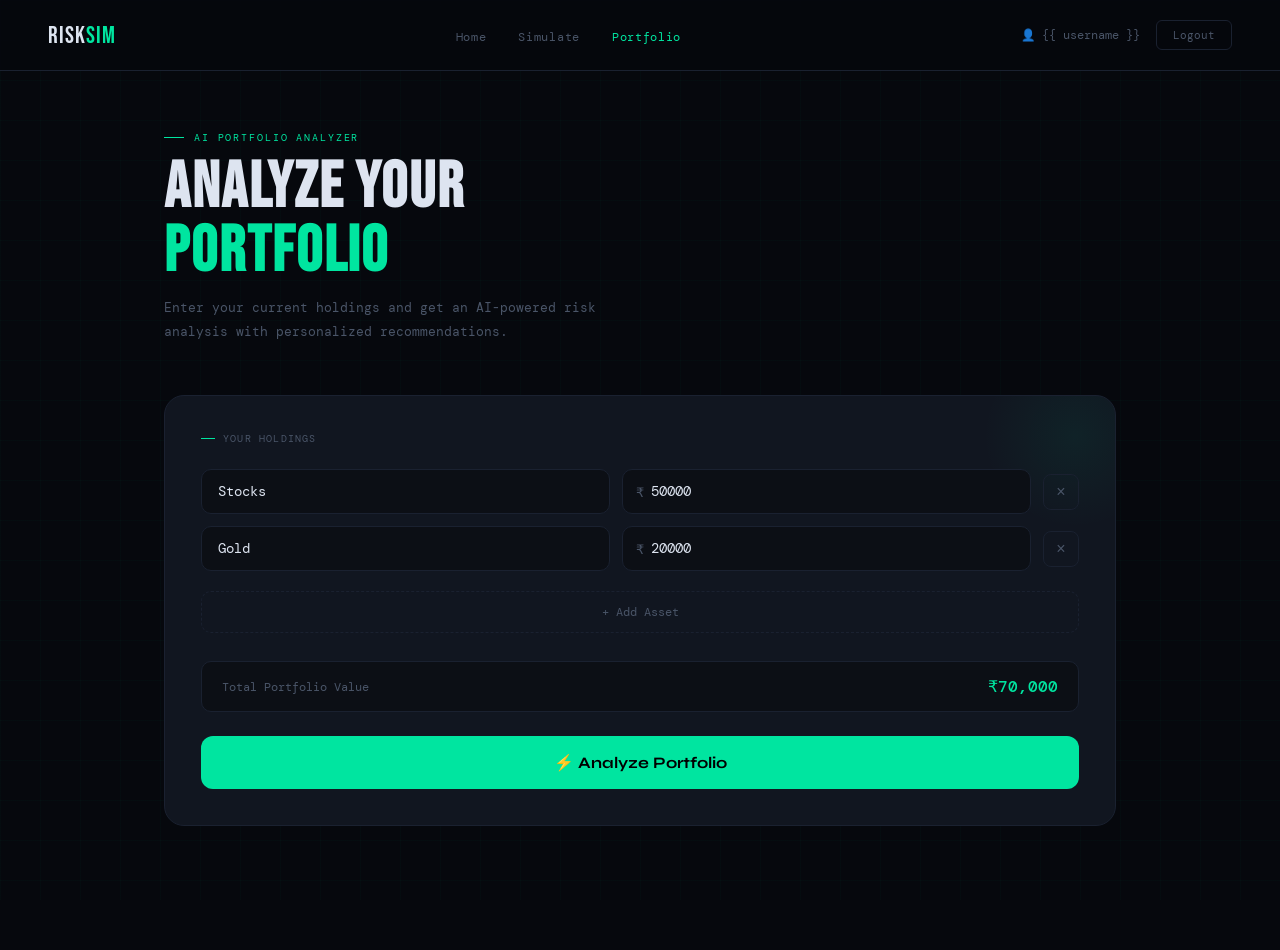
<file: templates/portfolio.html>
<!DOCTYPE html>
<html lang="en">
<head>
<meta charset="UTF-8"/>
<meta name="viewport" content="width=device-width, initial-scale=1.0"/>
<title>RiskSim — Portfolio Analyzer</title>
<link rel="preconnect" href="https://fonts.googleapis.com"/>
<link href="https://fonts.googleapis.com/css2?family=Bebas+Neue&family=DM+Mono:wght@300;400;500&family=Syne:wght@400;600;700;800&display=swap" rel="stylesheet"/>
<style>
*, *::before, *::after { box-sizing: border-box; margin: 0; padding: 0; }

:root {
  --bg: #06080d;
  --surface: #0c0f15;
  --card: #111620;
  --border: #1a2130;
  --accent: #00e5a0;
  --red: #ff4d6d;
  --yellow: #f5c518;
  --text: #dde4f0;
  --muted: #4a5568;
  --font-head: 'Bebas Neue', sans-serif;
  --font-body: 'Syne', sans-serif;
  --font-mono: 'DM Mono', monospace;
}

body {
  background: var(--bg);
  color: var(--text);
  font-family: var(--font-body);
  min-height: 100vh;
}

body::before {
  content: '';
  position: fixed;
  inset: 0;
  background-image:
    linear-gradient(rgba(0,229,160,0.025) 1px, transparent 1px),
    linear-gradient(90deg, rgba(0,229,160,0.025) 1px, transparent 1px);
  background-size: 40px 40px;
  pointer-events: none;
  z-index: 0;
}

/* ── NAVBAR ── */
nav {
  position: sticky;
  top: 0;
  z-index: 100;
  display: flex;
  align-items: center;
  justify-content: space-between;
  padding: 20px 48px;
  background: rgba(6,8,13,0.85);
  backdrop-filter: blur(16px);
  border-bottom: 1px solid var(--border);
}

.logo {
  font-family: var(--font-head);
  font-size: 1.5rem;
  letter-spacing: 0.04em;
  color: var(--text);
  text-decoration: none;
}

.logo em { font-style: normal; color: var(--accent); }

.nav-links {
  display: flex;
  align-items: center;
  gap: 32px;
  list-style: none;
}

.nav-links a {
  font-family: var(--font-mono);
  font-size: 0.72rem;
  color: var(--muted);
  text-decoration: none;
  letter-spacing: 0.06em;
  transition: color 0.2s;
}

.nav-links a:hover { color: var(--accent); }
.nav-links a.active { color: var(--accent); }

.nav-right {
  display: flex;
  align-items: center;
  gap: 16px;
}

.username {
  font-family: var(--font-mono);
  font-size: 0.72rem;
  color: var(--muted);
}

.logout-btn {
  font-family: var(--font-mono);
  font-size: 0.68rem;
  color: var(--muted);
  border: 1px solid var(--border);
  background: none;
  padding: 7px 16px;
  border-radius: 6px;
  cursor: pointer;
  text-decoration: none;
  transition: border-color 0.2s, color 0.2s;
}

.logout-btn:hover { border-color: var(--red); color: var(--red); }

/* ── MAIN ── */
main {
  position: relative;
  z-index: 5;
  max-width: 1000px;
  margin: 0 auto;
  padding: 60px 24px 100px;
}

/* Page header */
.page-header {
  margin-bottom: 52px;
  animation: fadeUp 0.5s ease both;
}

.page-tag {
  font-family: var(--font-mono);
  font-size: 0.65rem;
  color: var(--accent);
  letter-spacing: 0.18em;
  text-transform: uppercase;
  margin-bottom: 12px;
  display: flex;
  align-items: center;
  gap: 10px;
}

.page-tag::before {
  content: '';
  width: 20px; height: 1px;
  background: var(--accent);
}

.page-header h1 {
  font-family: var(--font-head);
  font-size: clamp(2.5rem, 5vw, 4.5rem);
  letter-spacing: 0.03em;
  line-height: 1;
  margin-bottom: 12px;
}

.page-header h1 span { color: var(--accent); }

.page-header p {
  font-family: var(--font-mono);
  font-size: 0.82rem;
  color: var(--muted);
  line-height: 1.8;
  max-width: 500px;
}

/* ── INPUT SECTION ── */
.input-section {
  background: var(--card);
  border: 1px solid var(--border);
  border-radius: 20px;
  padding: 36px;
  margin-bottom: 24px;
  animation: fadeUp 0.5s 0.1s ease both;
  position: relative;
  overflow: hidden;
}

.input-section::before {
  content: '';
  position: absolute;
  top: -60px; right: -60px;
  width: 200px; height: 200px;
  background: radial-gradient(circle, rgba(0,229,160,0.06), transparent 65%);
  border-radius: 50%;
  pointer-events: none;
}

.section-label {
  font-family: var(--font-mono);
  font-size: 0.62rem;
  color: var(--muted);
  letter-spacing: 0.12em;
  text-transform: uppercase;
  margin-bottom: 24px;
  display: flex;
  align-items: center;
  gap: 8px;
}

.section-label::before {
  content: '';
  width: 14px; height: 1px;
  background: var(--accent);
}

/* Holdings list */
#holdings-list {
  display: flex;
  flex-direction: column;
  gap: 12px;
  margin-bottom: 20px;
}

.holding-row {
  display: grid;
  grid-template-columns: 1fr 1fr auto;
  gap: 12px;
  align-items: center;
  animation: fadeUp 0.3s ease both;
}

select, input[type="number"] {
  background: var(--surface);
  border: 1px solid var(--border);
  border-radius: 10px;
  padding: 13px 16px;
  color: var(--text);
  font-family: var(--font-mono);
  font-size: 0.85rem;
  outline: none;
  transition: border-color 0.2s, box-shadow 0.2s;
  width: 100%;
  appearance: none;
}

select:focus, input[type="number"]:focus {
  border-color: var(--accent);
  box-shadow: 0 0 0 3px rgba(0,229,160,0.08);
}

select option { background: var(--card); }

.amount-wrap {
  position: relative;
}

.amount-wrap span {
  position: absolute;
  left: 14px; top: 50%;
  transform: translateY(-50%);
  font-family: var(--font-mono);
  font-size: 0.8rem;
  color: var(--muted);
  pointer-events: none;
}

.amount-wrap input { padding-left: 28px; }

.remove-btn {
  width: 36px; height: 36px;
  background: none;
  border: 1px solid var(--border);
  border-radius: 8px;
  color: var(--muted);
  cursor: pointer;
  display: flex; align-items: center; justify-content: center;
  font-size: 1rem;
  transition: border-color 0.2s, color 0.2s;
  flex-shrink: 0;
}

.remove-btn:hover { border-color: var(--red); color: var(--red); }

.add-btn {
  display: flex;
  align-items: center;
  gap: 8px;
  background: none;
  border: 1px dashed var(--border);
  border-radius: 10px;
  color: var(--muted);
  font-family: var(--font-mono);
  font-size: 0.75rem;
  padding: 12px 20px;
  cursor: pointer;
  transition: border-color 0.2s, color 0.2s;
  width: 100%;
  justify-content: center;
  margin-bottom: 28px;
}

.add-btn:hover { border-color: var(--accent); color: var(--accent); }

/* Total bar */
.total-bar {
  display: flex;
  align-items: center;
  justify-content: space-between;
  padding: 14px 20px;
  background: var(--surface);
  border: 1px solid var(--border);
  border-radius: 10px;
  margin-bottom: 24px;
  font-family: var(--font-mono);
  font-size: 0.78rem;
}

.total-label { color: var(--muted); }
.total-value { color: var(--accent); font-weight: 500; font-size: 1rem; }

/* Analyze button */
.analyze-btn {
  width: 100%;
  padding: 17px;
  background: var(--accent);
  color: #000;
  border: none;
  border-radius: 12px;
  font-family: var(--font-body);
  font-size: 1rem;
  font-weight: 700;
  cursor: pointer;
  transition: transform 0.15s, box-shadow 0.2s;
  display: flex;
  align-items: center;
  justify-content: center;
  gap: 10px;
}

.analyze-btn:hover {
  transform: translateY(-2px);
  box-shadow: 0 10px 30px rgba(0,229,160,0.3);
}

.analyze-btn.loading {
  background: var(--border);
  color: var(--muted);
  cursor: wait;
}

.spinner {
  width: 16px; height: 16px;
  border: 2px solid var(--muted);
  border-top-color: var(--accent);
  border-radius: 50%;
  animation: spin 0.7s linear infinite;
  display: none;
}

.analyze-btn.loading .spinner { display: block; }
.analyze-btn.loading .btn-label { display: none; }

/* ── RESULTS SECTION ── */
#results {
  display: none;
  animation: fadeUp 0.5s ease both;
}

/* Risk badge */
.risk-badge-wrap {
  display: flex;
  align-items: center;
  gap: 16px;
  margin-bottom: 24px;
}

.risk-badge {
  font-family: var(--font-head);
  font-size: 1.1rem;
  letter-spacing: 0.08em;
  padding: 8px 24px;
  border-radius: 100px;
  border: 1px solid;
}

.risk-badge.conservative { color: var(--accent); border-color: rgba(0,229,160,0.4); background: rgba(0,229,160,0.08); }
.risk-badge.moderate     { color: var(--yellow); border-color: rgba(245,197,24,0.4); background: rgba(245,197,24,0.08); }
.risk-badge.aggressive   { color: var(--red);    border-color: rgba(255,77,109,0.4); background: rgba(255,77,109,0.08); }

.risk-label {
  font-family: var(--font-mono);
  font-size: 0.68rem;
  color: var(--muted);
  letter-spacing: 0.1em;
  text-transform: uppercase;
}

/* Analysis grid */
.analysis-grid {
  display: grid;
  grid-template-columns: 1fr 1fr;
  gap: 16px;
  margin-bottom: 16px;
}

.analysis-card {
  background: var(--card);
  border: 1px solid var(--border);
  border-radius: 16px;
  padding: 28px;
  transition: border-color 0.2s;
}

.analysis-card:hover { border-color: rgba(0,229,160,0.2); }

.analysis-card.full { grid-column: span 2; }

.analysis-card.strengths { border-left: 3px solid var(--accent); }
.analysis-card.concerns  { border-left: 3px solid var(--red); }

.card-label {
  font-family: var(--font-mono);
  font-size: 0.62rem;
  color: var(--muted);
  letter-spacing: 0.12em;
  text-transform: uppercase;
  margin-bottom: 14px;
  display: flex;
  align-items: center;
  gap: 6px;
}

.card-label.green { color: var(--accent); }
.card-label.red   { color: var(--red); }

.card-text {
  font-family: var(--font-mono);
  font-size: 0.8rem;
  line-height: 1.9;
  color: var(--text);
}

/* Donut chart */
.portfolio-visual {
  background: var(--card);
  border: 1px solid var(--border);
  border-radius: 16px;
  padding: 28px;
  margin-bottom: 16px;
  display: flex;
  align-items: center;
  gap: 40px;
}

.donut-wrap {
  flex-shrink: 0;
  position: relative;
  width: 140px; height: 140px;
}

.donut-wrap svg { width: 100%; height: 100%; transform: rotate(-90deg); }

.donut-center {
  position: absolute;
  inset: 0;
  display: flex;
  flex-direction: column;
  align-items: center;
  justify-content: center;
}

.donut-total {
  font-family: var(--font-mono);
  font-size: 0.72rem;
  color: var(--accent);
  font-weight: 500;
}

.donut-label {
  font-family: var(--font-mono);
  font-size: 0.58rem;
  color: var(--muted);
}

.legend-list {
  display: flex;
  flex-direction: column;
  gap: 10px;
  flex: 1;
}

.legend-item {
  display: flex;
  align-items: center;
  justify-content: space-between;
  font-family: var(--font-mono);
  font-size: 0.72rem;
}

.legend-left {
  display: flex;
  align-items: center;
  gap: 10px;
}

.legend-dot {
  width: 10px; height: 10px;
  border-radius: 50%;
  flex-shrink: 0;
}

.legend-name { color: var(--text); }
.legend-pct  { color: var(--muted); }

/* Simulate CTA */
.sim-cta {
  background: var(--card);
  border: 1px solid var(--border);
  border-radius: 16px;
  padding: 28px;
  display: flex;
  align-items: center;
  justify-content: space-between;
  gap: 20px;
}

.sim-cta-text h3 {
  font-size: 1rem;
  font-weight: 700;
  margin-bottom: 4px;
}

.sim-cta-text p {
  font-family: var(--font-mono);
  font-size: 0.72rem;
  color: var(--muted);
}

.sim-cta-btn {
  display: inline-flex;
  align-items: center;
  gap: 8px;
  background: var(--accent);
  color: #000;
  font-family: var(--font-body);
  font-weight: 700;
  font-size: 0.85rem;
  padding: 12px 24px;
  border-radius: 10px;
  text-decoration: none;
  white-space: nowrap;
  transition: transform 0.15s, box-shadow 0.2s;
}

.sim-cta-btn:hover {
  transform: translateY(-2px);
  box-shadow: 0 8px 24px rgba(0,229,160,0.3);
}

@keyframes fadeUp {
  from { opacity: 0; transform: translateY(16px); }
  to   { opacity: 1; transform: translateY(0); }
}

@keyframes spin { to { transform: rotate(360deg); } }

@media (max-width: 700px) {
  nav { padding: 16px 20px; }
  .nav-links { display: none; }
  main { padding: 40px 16px 80px; }
  .analysis-grid { grid-template-columns: 1fr; }
  .analysis-card.full { grid-column: span 1; }
  .portfolio-visual { flex-direction: column; }
  .holding-row { grid-template-columns: 1fr auto; }
  .holding-row select { grid-column: span 2; }
}
</style>
</head>
<body>

<!-- NAVBAR -->
<nav>
  <a href="/" class="logo">Risk<em>Sim</em></a>
  <ul class="nav-links">
    <li><a href="/">Home</a></li>
    <li><a href="/app">Simulate</a></li>
    <li><a href="/portfolio" class="active">Portfolio</a></li>
  </ul>
  <div class="nav-right">
    <span class="username">👤 {{ username }}</span>
    <a href="/logout" class="logout-btn">Logout</a>
  </div>
</nav>

<main>

  <!-- Page header -->
  <div class="page-header">
    <div class="page-tag">AI Portfolio Analyzer</div>
    <h1>ANALYZE YOUR<br/><span>PORTFOLIO</span></h1>
    <p>Enter your current holdings and get an AI-powered risk analysis with personalized recommendations.</p>
  </div>

  <!-- Input section -->
  <div class="input-section">
    <div class="section-label">Your Holdings</div>

    <div id="holdings-list">
      <!-- Rows added dynamically -->
    </div>

    <button class="add-btn" onclick="addHolding()">+ Add Asset</button>

    <div class="total-bar">
      <span class="total-label">Total Portfolio Value</span>
      <span class="total-value" id="total-display">₹0</span>
    </div>

    <button class="analyze-btn" id="analyze-btn" onclick="analyzePortfolio()">
      <div class="spinner"></div>
      <span class="btn-label">⚡ Analyze Portfolio</span>
    </button>
  </div>

  <!-- Results -->
  <div id="results">

    <!-- Donut chart -->
    <div class="portfolio-visual">
      <div class="donut-wrap">
        <svg viewBox="0 0 120 120" id="donut-svg"></svg>
        <div class="donut-center">
          <div class="donut-total" id="donut-total">₹0</div>
          <div class="donut-label">total</div>
        </div>
      </div>
      <div class="legend-list" id="legend-list"></div>
    </div>

    <!-- Risk badge -->
    <div class="risk-badge-wrap">
      <span class="risk-label">Risk Profile</span>
      <div class="risk-badge" id="risk-badge">—</div>
    </div>

    <!-- Analysis cards -->
    <div class="analysis-grid">
      <div class="analysis-card full">
        <div class="card-label">Overview</div>
        <div class="card-text" id="overview-text">—</div>
      </div>
      <div class="analysis-card strengths">
        <div class="card-label green">✦ Strengths</div>
        <div class="card-text" id="strengths-text">—</div>
      </div>
      <div class="analysis-card concerns">
        <div class="card-label red">⚠ Concerns</div>
        <div class="card-text" id="concerns-text">—</div>
      </div>
      <div class="analysis-card full">
        <div class="card-label">Recommendation</div>
        <div class="card-text" id="recommendation-text">—</div>
      </div>
    </div>

    <!-- Simulate CTA -->
    <div class="sim-cta">
      <div class="sim-cta-text">
        <h3>Want to simulate your top asset?</h3>
        <p>Run a full Monte Carlo simulation to see 1,000 possible futures.</p>
      </div>
      <a href="/app" class="sim-cta-btn">Run Simulation →</a>
    </div>

  </div>
</main>

<script>
const ASSETS = ['stocks', 'mutual_funds', 'crypto', 'bonds', 'gold'];
const ASSET_LABELS = {
  stocks: 'Stocks', mutual_funds: 'Mutual Funds',
  crypto: 'Crypto', bonds: 'Bonds', gold: 'Gold'
};
const COLORS = ['#00e5a0', '#f5c518', '#ff4d6d', '#6c8ebf', '#b5835a'];

let holdingCount = 0;

function addHolding(asset = 'stocks', amount = '') {
  holdingCount++;
  const id = holdingCount;
  const div = document.createElement('div');
  div.className = 'holding-row';
  div.id = 'row-' + id;
  div.innerHTML = `
    <select onchange="updateTotal()">
      ${ASSETS.map(a => `<option value="${a}" ${a === asset ? 'selected' : ''}>${ASSET_LABELS[a]}</option>`).join('')}
    </select>
    <div class="amount-wrap">
      <span>₹</span>
      <input type="number" placeholder="Amount" value="${amount}" min="0" step="1000" oninput="updateTotal()"/>
    </div>
    <button class="remove-btn" onclick="removeHolding(${id})">×</button>
  `;
  document.getElementById('holdings-list').appendChild(div);
  updateTotal();
}

function removeHolding(id) {
  const row = document.getElementById('row-' + id);
  if (row) row.remove();
  updateTotal();
}

function updateTotal() {
  const inputs = document.querySelectorAll('#holdings-list input[type="number"]');
  let total = 0;
  inputs.forEach(i => total += parseFloat(i.value) || 0);
  document.getElementById('total-display').textContent = formatINR(total);
}

function formatINR(v) {
  if (v >= 1e7) return '₹' + (v/1e7).toFixed(2) + 'Cr';
  if (v >= 1e5) return '₹' + (v/1e5).toFixed(2) + 'L';
  return '₹' + Math.round(v).toLocaleString('en-IN');
}

function getHoldings() {
  const rows = document.querySelectorAll('.holding-row');
  const holdings = [];
  rows.forEach(row => {
    const asset  = row.querySelector('select').value;
    const amount = parseFloat(row.querySelector('input').value) || 0;
    if (amount > 0) holdings.push({ asset, amount });
  });
  return holdings;
}

async function analyzePortfolio() {
  const holdings = getHoldings();
  if (holdings.length === 0) {
    alert('Please add at least one holding with an amount.');
    return;
  }

  const btn = document.getElementById('analyze-btn');
  btn.classList.add('loading');

  try {
    const res = await fetch('/portfolio/analyze', {
      method: 'POST',
      headers: { 'Content-Type': 'application/json' },
      body: JSON.stringify({ holdings }),
    });

    const data = await res.json();
    if (!data.success) throw new Error(data.overview || 'Analysis failed');

    renderResults(data, holdings);
  } catch (err) {
    alert('Analysis failed: ' + err.message);
  } finally {
    btn.classList.remove('loading');
  }
}

function renderResults(data, holdings) {
  const resultsEl = document.getElementById('results');
  resultsEl.style.display = 'block';
  resultsEl.scrollIntoView({ behavior: 'smooth', block: 'start' });

  // Risk badge
  const badge = document.getElementById('risk-badge');
  const profile = (data.risk_profile || '').toLowerCase();
  badge.textContent = data.risk_profile;
  badge.className = 'risk-badge';
  if (profile.includes('conservative')) badge.classList.add('conservative');
  else if (profile.includes('aggressive')) badge.classList.add('aggressive');
  else badge.classList.add('moderate');

  // Text sections
  document.getElementById('overview-text').textContent        = data.overview || '—';
  document.getElementById('strengths-text').textContent       = data.strengths || '—';
  document.getElementById('concerns-text').textContent        = data.concerns || '—';
  document.getElementById('recommendation-text').textContent  = data.recommendation || '—';

  // Donut chart
  renderDonut(holdings, data.total);
}

function renderDonut(holdings, total) {
  const svg = document.getElementById('donut-svg');
  const legend = document.getElementById('legend-list');
  document.getElementById('donut-total').textContent = formatINR(total);

  const cx = 60, cy = 60, r = 50, strokeW = 14;
  const circumference = 2 * Math.PI * r;

  svg.innerHTML = '';
  legend.innerHTML = '';

  // Background circle
  const bg = document.createElementNS('http://www.w3.org/2000/svg', 'circle');
  bg.setAttribute('cx', cx); bg.setAttribute('cy', cy); bg.setAttribute('r', r);
  bg.setAttribute('fill', 'none');
  bg.setAttribute('stroke', '#1a2130');
  bg.setAttribute('stroke-width', strokeW);
  svg.appendChild(bg);

  let offset = 0;
  holdings.forEach((h, i) => {
    const pct = h.amount / total;
    const dash = pct * circumference;
    const gap  = circumference - dash;
    const color = COLORS[i % COLORS.length];

    const circle = document.createElementNS('http://www.w3.org/2000/svg', 'circle');
    circle.setAttribute('cx', cx); circle.setAttribute('cy', cy); circle.setAttribute('r', r);
    circle.setAttribute('fill', 'none');
    circle.setAttribute('stroke', color);
    circle.setAttribute('stroke-width', strokeW);
    circle.setAttribute('stroke-dasharray', `${dash} ${gap}`);
    circle.setAttribute('stroke-dashoffset', -offset);
    circle.setAttribute('stroke-linecap', 'round');
    svg.appendChild(circle);

    offset += dash;

    // Legend
    const item = document.createElement('div');
    item.className = 'legend-item';
    item.innerHTML = `
      <div class="legend-left">
        <div class="legend-dot" style="background:${color}"></div>
        <span class="legend-name">${ASSET_LABELS[h.asset] || h.asset}</span>
      </div>
      <span class="legend-pct">${(pct * 100).toFixed(1)}%</span>
    `;
    legend.appendChild(item);
  });
}

// Init with 2 default rows
addHolding('stocks', 50000);
addHolding('gold', 20000);
</script>
</body>
</html>
</file>
